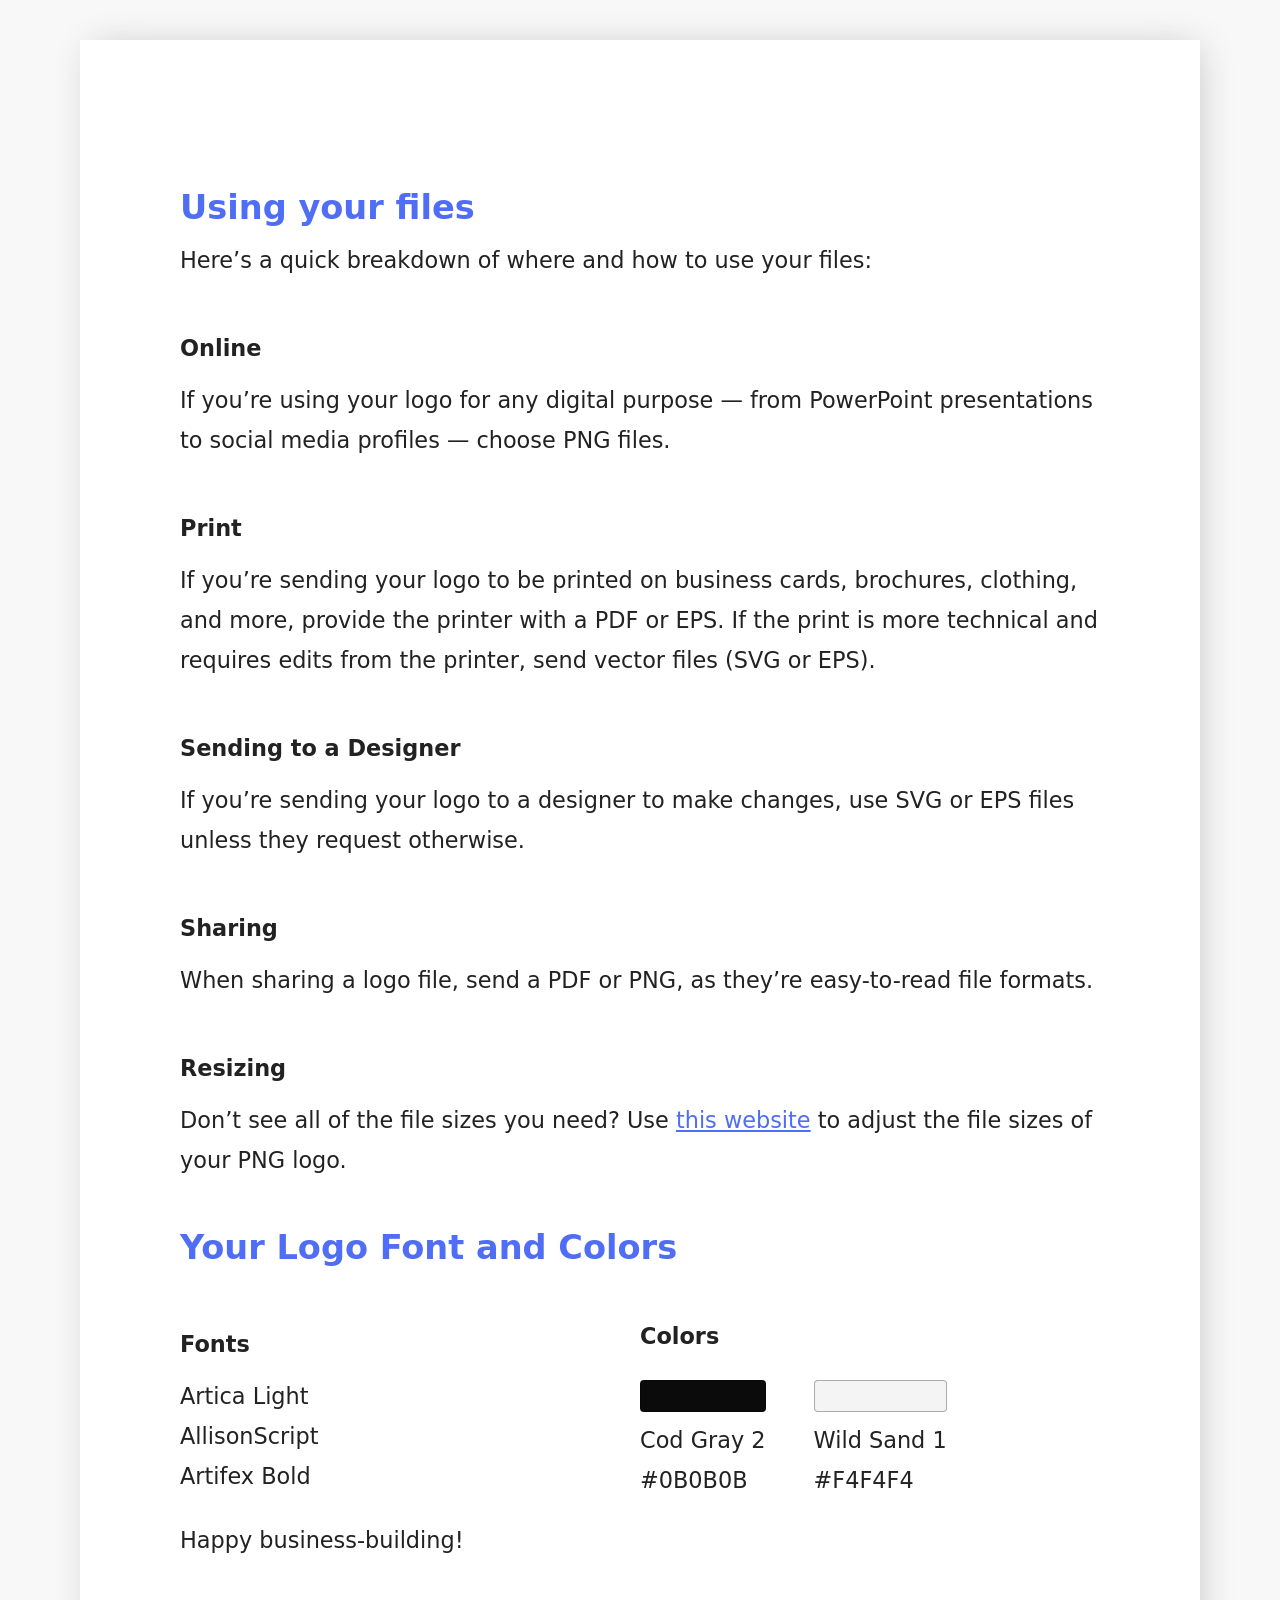
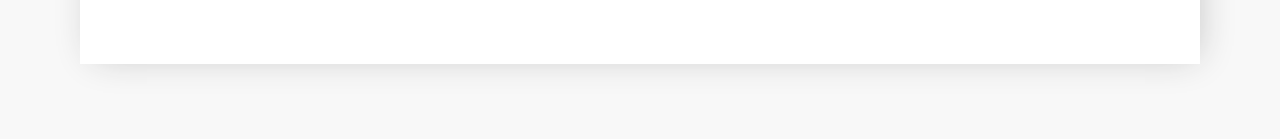
<file: Logo/getting_started_guide.html>
<!DOCTYPE html/>
<html>

<head>
    <meta charset="utf-8">
    <title>
        Congratulations on your custom logo!
    </title>
    <meta name="viewport" content="width=device-width, initial-scale=1">
    <style>
        @font-face {
            font-family: "Avenir W01";
            src:
                url("https://s3.ca-central-1.amazonaws.com/logojoy/dist/fonts/57bf7902-79ee-4b31-a327-1bbf59a3d155.eot?#iefix") format("eot"),
                url("https://s3.ca-central-1.amazonaws.com/logojoy/dist/fonts/b290e775-e0f9-4980-914b-a4c32a5e3e36.woff2") format("woff2"),
                url("https://s3.ca-central-1.amazonaws.com/logojoy/dist/fonts/4b978f72-bb48-46c3-909a-2a8cd2f8819c.woff") format("woff"),
                url("https://s3.ca-central-1.amazonaws.com/logojoy/dist/fonts/9bdf0737-f98c-477a-9365-ffc41b9d1285.ttf") format("truetype"),
                url("https://s3.ca-central-1.amazonaws.com/logojoy/dist/fonts/15281d0d-e3c2-46e1-94db-cb681e00bfaa.svg#15281d0d-e3c2-46e1-94db-cb681e00bfaa") format("svg");
            font-weight: 400;
            font-style: normal;
        }

        * {
            box-sizing: border-box;
        }

        body {
            background-color: #f8f8f8;
            font-family: "Avenir W01", sans;
            font-size: 1.4rem;
            line-height: 2.5rem;
            color: #222;
            margin: 0;
        }

        article {
            width: 100%;
            max-width: 70rem;
            padding: 100px;
            margin: 40px auto  75px;
            background-color: #fff;
            box-shadow: #c0c0c0 5px 0px 35px -8px;
        }
        h1, h2, h3 {
            margin-top: 3rem;
            margin-bottom: 0;
        }
        h3 {
            font-size: 1.4rem;
        }
        p {
            margin-top: .75rem;
            margin-bottom: .25rem;
        }
        hr {
            margin: 2rem auto;
            height: 3px;
            background-color: #f0f0f0;
            border: 0;
        }
        svg {
            width: 10em;
            height: auto;
            margin: 0 auto 40px;
            display: block;
        }
        h2 {
            color: #4f6df5;
        }
        a {
            color: #4f6df5;
        }
        .fonts_colors {
            display: flex;
            justify-content: center;
            align-items: center;
        }
        .fonts_colors > div {
            flex:1 1 50%;
        }

        .font {
            display: block;
        }

        .swatch {
            border: 1px solid rgba(0,0,0,.3);
            border-radius: 4px;
            height: 2rem;
            width: 100%;
            display: block;
            margin-bottom: .5rem;
        }
        .colors_list {
            display: flex;
        }
        .color {
            margin: 1.5rem 3rem .5rem 0;
        }
        .color span {
            white-space: nowrap;
            display: block;
        }

    </style>


</head>

<body>
    <article>
        <h2>
            Using your files
        </h2>
        <p>
            Here’s a quick breakdown of where and how to use your files:
        </p>
        <h3>
            Online
        </h3>
        <p>
            If you’re using your logo for any digital purpose — from PowerPoint presentations to social media profiles
            — choose
            PNG files.
        </p>
        <h3>
            Print
        </h3>
        <p>
            If you’re sending your logo to be printed on business cards, brochures, clothing, and more, provide the
            printer with a PDF or EPS. If the print is more technical and requires edits from the
            printer, send vector files (SVG or EPS).
        </p>

        <h3>
            Sending to a Designer
        </h3>
        <p>
            If you’re sending your logo to a designer to make changes, use SVG or EPS files unless
            they request otherwise.
        </p>

        <h3>
            Sharing
        </h3>
        <p>
            When sharing a logo file, send a PDF or PNG, as they’re easy-to-read file formats.
        </p>

        <h3>
            Resizing
        </h3>
        <p>
            Don’t see all of the file sizes you need? Use <a href="http://resizeimage.net/" target="_blank">this website</a> to adjust the file sizes of your PNG logo.
        </p>

        <h2>
            Your Logo Font and Colors
        </h2>
        <section class="fonts_colors">
            <div>
                <h3>Fonts</h3>
                <p class="font_list">
                    <span class="font">Artica Light</span><span class="font">AllisonScript</span><span class="font">Artifex Bold</span>
                </p>
            </div>
            <div>
                <h3>Colors</h3>
                <div class="colors_list">
                    
<div class="color">
	<span class="swatch" style="background-color: 0B0B0B"></span>
	<span class="name">Cod Gray 2</span>
	<span class="hex">#0B0B0B</span>
</div>

<div class="color">
	<span class="swatch" style="background-color: F4F4F4"></span>
	<span class="name">Wild Sand 1</span>
	<span class="hex">#F4F4F4</span>
</div>

                </div>
            </div>
        </section>
        <p>
            Happy business-building!
        </p>
    </article>
</body>

</html>
</file>
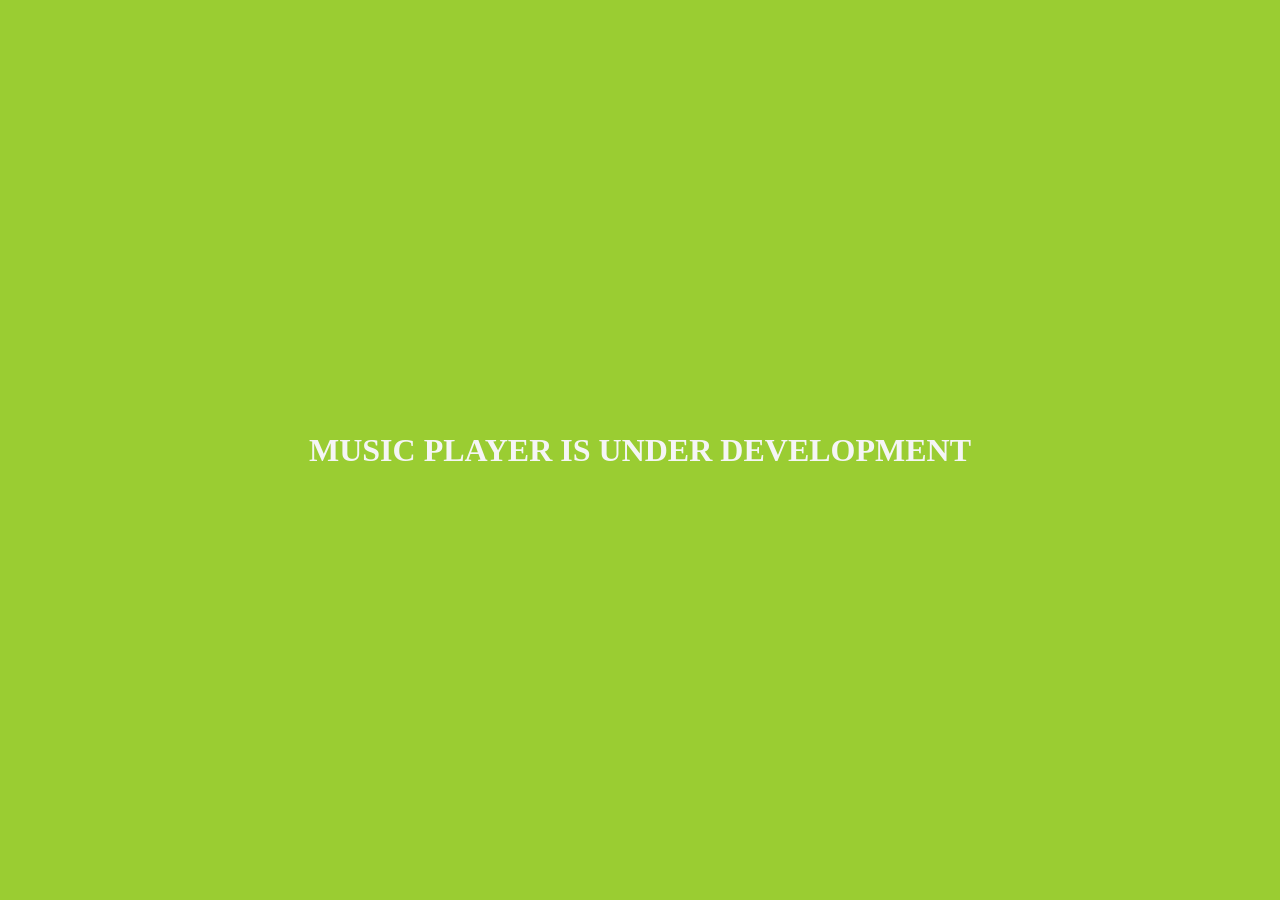
<file: Under Development/under_development.html>
<!DOCTYPE html>
<html lang="en">
<head>
    <meta charset="UTF-8">
    <meta name="viewport" content="width=device-width, initial-scale=1.0">
    <title>Dhyey Studio Under Development</title>
    <link rel="stylesheet" href="https://cdnjs.cloudflare.com/ajax/libs/animate.css/4.1.1/animate.min.css"/>


    <style>
        *{
            margin: 0px;
            padding: 0px;
        }

        body{
            width: 100vw;
            height: 100vh;
            background-color: yellowgreen;
        }

        .development{
            display: flex;
            justify-content: center;
            align-items: center;
            width: 100%;
            min-height: 100%;
            box-sizing: border-box;
            color: whitesmoke;
        }

        .animate__animated.animate__fadeIn {
            --animate-duration: 1s;
        }

        
    </style>
    <!-- animate__fadeInDown -->
</head>
<body>
    <div class="development">
        <div class="center animate__animated animate__fadeIn animate__infinite animate__alternate ">
            <h1>MUSIC PLAYER IS UNDER DEVELOPMENT</h1>  
        </div>
    </div>
</body>
</html>
</file>
